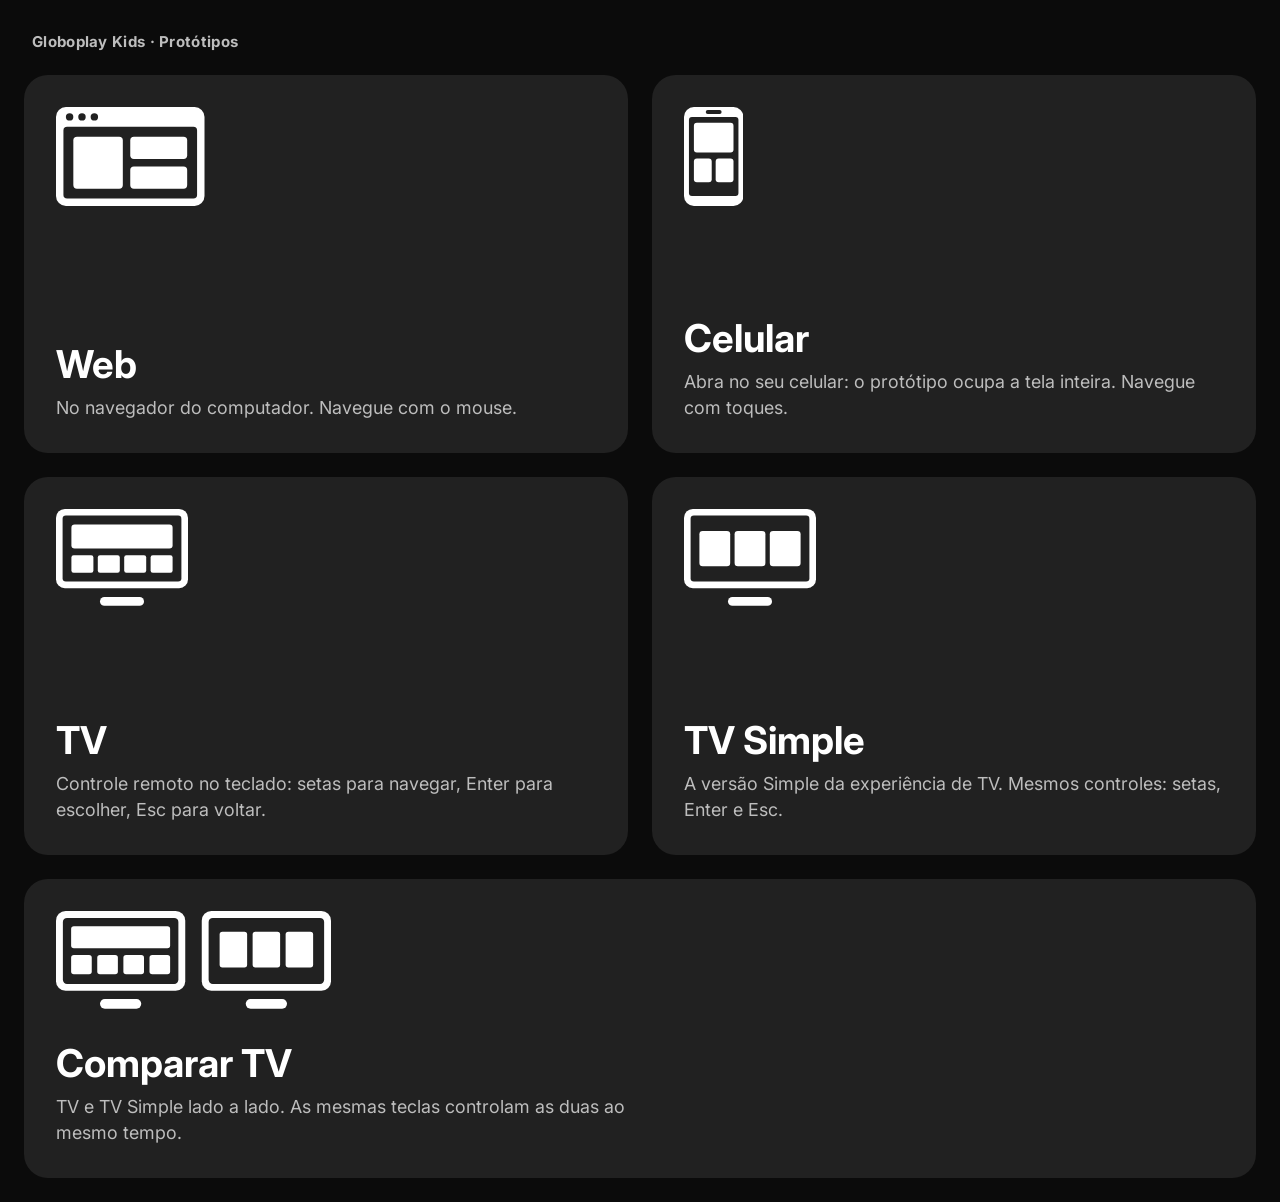
<file: index.html>
<!DOCTYPE html>
<html lang="pt-BR">
<head>
<meta charset="utf-8">
<title>Globoplay Kids · Protótipos</title>
<meta name="viewport" content="width=device-width, initial-scale=1, viewport-fit=cover">
<meta name="theme-color" content="#0B0B0B">
<link rel="preconnect" href="https://fonts.gstatic.com" crossorigin>
<link rel="stylesheet" href="https://fonts.googleapis.com/css2?family=Inter:wght@400;700&display=swap">
<style>
  :root { --bg:#0B0B0B; --card:#212121; --card-hover:#2A2A2A; --text:#FFFFFF; --muted:#BDBDBD; }
  * { box-sizing:border-box; }
  html, body { margin:0; background:var(--bg); color:var(--text); font-family:Inter,-apple-system,'Segoe UI',sans-serif; -webkit-font-smoothing:antialiased; }
  body { min-height:100vh; min-height:100dvh; padding:max(24px, env(safe-area-inset-top)) max(24px, env(safe-area-inset-right)) max(24px, env(safe-area-inset-bottom)) max(24px, env(safe-area-inset-left)); }
  header { padding:8px 8px 24px; }
  header h1 { margin:0; font-size:15px; font-weight:700; letter-spacing:.02em; color:var(--muted); }
  .grid { display:grid; grid-template-columns:repeat(2, minmax(0,1fr)); gap:24px; }
  .card {
    position:relative; display:flex; flex-direction:column; justify-content:space-between; gap:32px;
    min-height:clamp(220px, 42vh, 520px); padding:32px; border-radius:24px;
    background:var(--card); color:inherit; text-decoration:none;
    outline:4px solid transparent; outline-offset:-4px;
    transition:background .15s ease, outline-color .15s ease;
    -webkit-tap-highlight-color:transparent;
  }
  .card.wide { grid-column:1 / -1; min-height:clamp(180px, 28vh, 360px); }
  .card:hover { background:var(--card-hover); }
  .card:focus-visible, .card.is-focus { outline-color:#FFFFFF; }
  .card svg { width:auto; height:clamp(64px, 11vh, 120px); display:block; align-self:flex-start; }
  .card h2 { margin:0 0 10px; font-size:clamp(26px, 3vw, 40px); font-weight:700; line-height:1.1; }
  .card p { margin:0; font-size:clamp(15px, 1.4vw, 19px); line-height:1.45; color:var(--muted); max-width:52ch; }
  .tag { display:inline-block; margin-left:10px; padding:4px 10px; border-radius:500px; background:rgba(255,255,255,.14); font-size:13px; font-weight:700; vertical-align:middle; color:var(--text); }
  .tag[hidden] { display:none; }
  @media (max-width:720px) {
    body { padding-left:max(16px, env(safe-area-inset-left)); padding-right:max(16px, env(safe-area-inset-right)); }
    .grid { grid-template-columns:1fr; gap:16px; }
    .card, .card.wide { min-height:0; padding:24px; gap:40px; border-radius:20px; }
    .card svg { height:56px; }
    /* On a phone, the phone prototype comes first */
    .card[data-k="mobile"] { order:-1; }
  }
  @media (hover:none) { .card:hover { background:var(--card); } }
</style>
</head>
<body>
<header><h1>Globoplay Kids · Protótipos</h1></header>
<main class="grid">

  <a class="card" data-k="web" href="web/">
    <svg viewBox="0 0 120 80" fill="#fff" aria-hidden="true">
      <rect x="0" y="0" width="120" height="80" rx="8"/>
      <rect x="6" y="16" width="108" height="58" rx="3" fill="#212121"/>
      <circle cx="11" cy="8" r="3" fill="#212121"/><circle cx="21" cy="8" r="3" fill="#212121"/><circle cx="31" cy="8" r="3" fill="#212121"/>
      <rect x="14" y="24" width="40" height="42" rx="3"/><rect x="60" y="24" width="46" height="18" rx="3"/><rect x="60" y="48" width="46" height="18" rx="3"/>
    </svg>
    <div>
      <h2>Web</h2>
      <p>No navegador do computador. Navegue com o mouse.</p>
    </div>
  </a>

  <a class="card" data-k="mobile" href="mobile/">
    <svg viewBox="0 0 60 100" fill="#fff" aria-hidden="true">
      <rect x="0" y="0" width="60" height="100" rx="10"/>
      <rect x="5" y="10" width="50" height="80" rx="3" fill="#212121"/>
      <rect x="22" y="3" width="16" height="4" rx="2" fill="#212121"/>
      <rect x="10" y="16" width="40" height="30" rx="3"/><rect x="10" y="52" width="18" height="24" rx="3"/><rect x="32" y="52" width="18" height="24" rx="3"/>
    </svg>
    <div>
      <h2>Celular<span class="tag" id="here" hidden>Este aparelho</span></h2>
      <p>Abra no seu celular: o protótipo ocupa a tela inteira. Navegue com toques.</p>
    </div>
  </a>

  <a class="card" data-k="tv" href="tv/tv.html">
    <svg viewBox="0 0 120 90" fill="#fff" aria-hidden="true">
      <rect x="0" y="0" width="120" height="72" rx="8"/>
      <rect x="6" y="6" width="108" height="60" rx="3" fill="#212121"/>
      <rect x="14" y="14" width="92" height="22" rx="3"/>
      <rect x="14" y="42" width="20" height="16" rx="2"/><rect x="38" y="42" width="20" height="16" rx="2"/><rect x="62" y="42" width="20" height="16" rx="2"/><rect x="86" y="42" width="20" height="16" rx="2"/>
      <rect x="40" y="80" width="40" height="8" rx="4"/>
    </svg>
    <div>
      <h2>TV</h2>
      <p>Controle remoto no teclado: setas para navegar, Enter para escolher, Esc para voltar.</p>
    </div>
  </a>

  <a class="card" data-k="tv-simple" href="tv-simple/">
    <svg viewBox="0 0 120 90" fill="#fff" aria-hidden="true">
      <rect x="0" y="0" width="120" height="72" rx="8"/>
      <rect x="6" y="6" width="108" height="60" rx="3" fill="#212121"/>
      <rect x="14" y="20" width="28" height="32" rx="3"/><rect x="46" y="20" width="28" height="32" rx="3"/><rect x="78" y="20" width="28" height="32" rx="3"/>
      <rect x="40" y="80" width="40" height="8" rx="4"/>
    </svg>
    <div>
      <h2>TV Simple</h2>
      <p>A versão Simple da experiência de TV. Mesmos controles: setas, Enter e Esc.</p>
    </div>
  </a>

  <a class="card wide" data-k="comparar" href="tv/">
    <svg viewBox="0 0 200 72" fill="#fff" aria-hidden="true">
      <rect x="0" y="0" width="94" height="58" rx="7"/><rect x="5" y="5" width="84" height="48" rx="3" fill="#212121"/>
      <rect x="11" y="11" width="72" height="16" rx="2"/><rect x="11" y="32" width="15" height="14" rx="2"/><rect x="30" y="32" width="15" height="14" rx="2"/><rect x="49" y="32" width="15" height="14" rx="2"/><rect x="68" y="32" width="15" height="14" rx="2"/>
      <rect x="106" y="0" width="94" height="58" rx="7"/><rect x="111" y="5" width="84" height="48" rx="3" fill="#212121"/>
      <rect x="119" y="15" width="20" height="26" rx="2"/><rect x="143" y="15" width="20" height="26" rx="2"/><rect x="167" y="15" width="20" height="26" rx="2"/>
      <rect x="32" y="64" width="30" height="7" rx="3.5"/><rect x="138" y="64" width="30" height="7" rx="3.5"/>
    </svg>
    <div>
      <h2>Comparar TV</h2>
      <p>TV e TV Simple lado a lado. As mesmas teclas controlam as duas ao mesmo tempo.</p>
    </div>
  </a>

</main>
<script>
  // Mark the phone card on touch phones.
  if (matchMedia('(hover:none) and (pointer:coarse) and (max-width:720px)').matches) {
    const here = document.getElementById('here'); if (here) here.hidden = false;
  }
  // TV-style arrow navigation across the cards, as in the reference layout.
  const cards = [...document.querySelectorAll('.card')];
  let i = -1;
  function focusAt(n) {
    i = Math.max(0, Math.min(cards.length - 1, n));
    cards.forEach((c, k) => c.classList.toggle('is-focus', k === i));
    cards[i].focus({ preventScroll: false });
  }
  addEventListener('keydown', (e) => {
    const cols = getComputedStyle(document.querySelector('.grid')).gridTemplateColumns.split(' ').length;
    const map = { ArrowRight: 1, ArrowLeft: -1, ArrowDown: cols, ArrowUp: -cols };
    if (!(e.key in map)) return;
    e.preventDefault();
    if (i < 0) return focusAt(0);
    let n = i + map[e.key];
    if (e.key === 'ArrowDown' && n >= cards.length && i < cards.length - 1) n = cards.length - 1;
    focusAt(n);
  });
  cards.forEach((c, k) => c.addEventListener('mouseenter', () => { if (i >= 0) focusAt(k); }));
</script>
</body>
</html>
</file>
